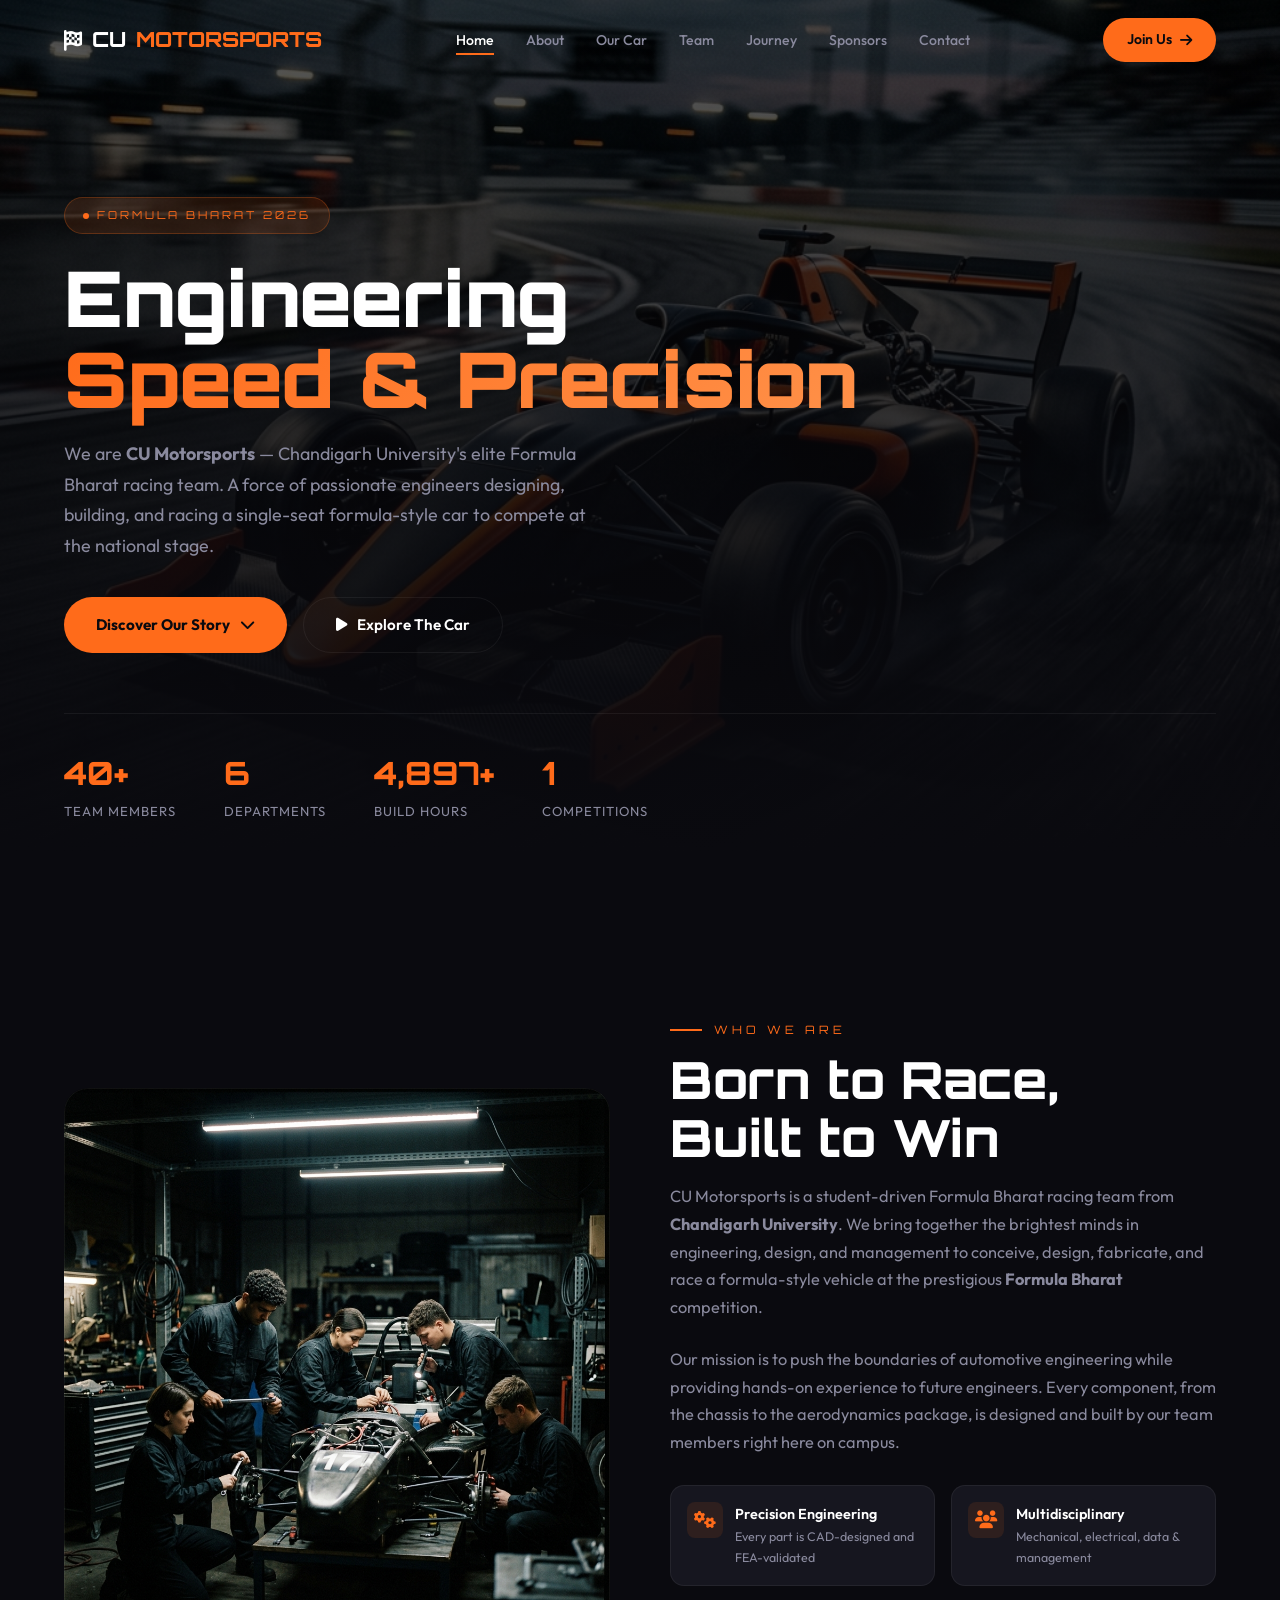
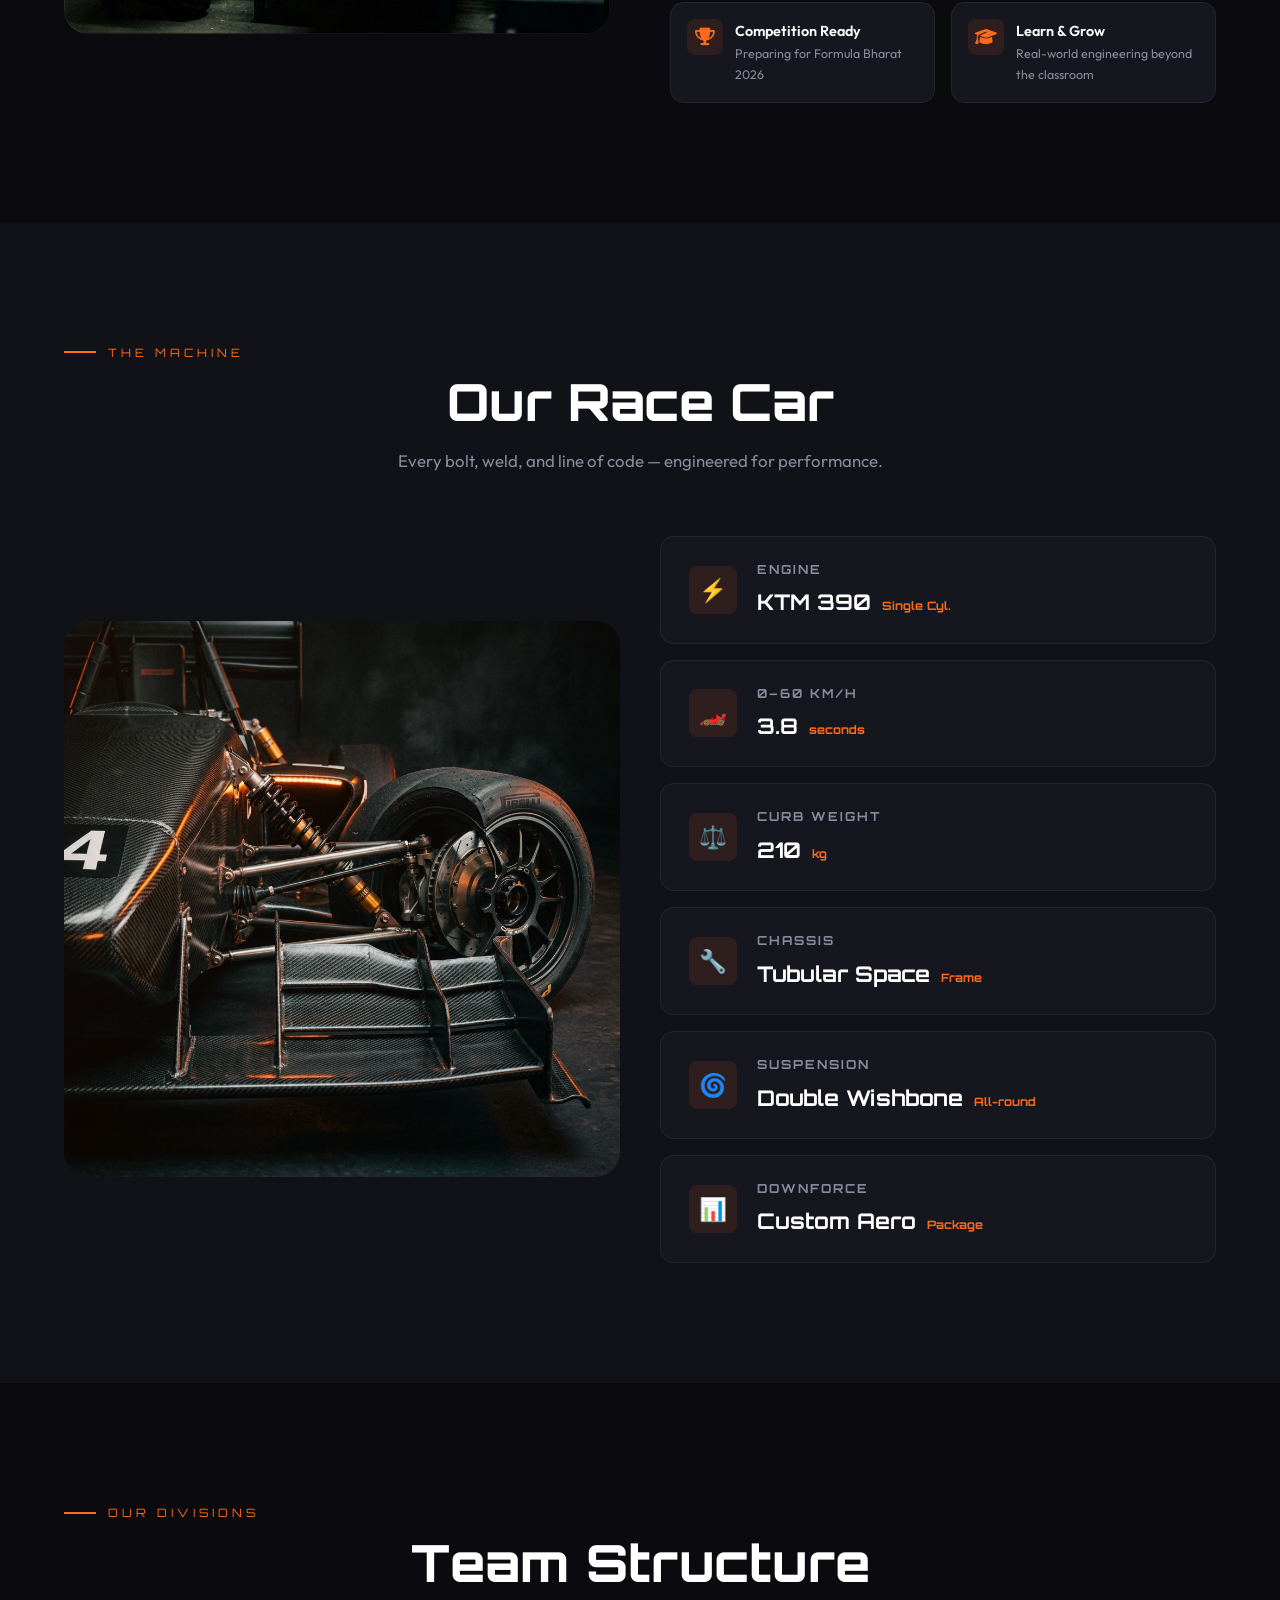
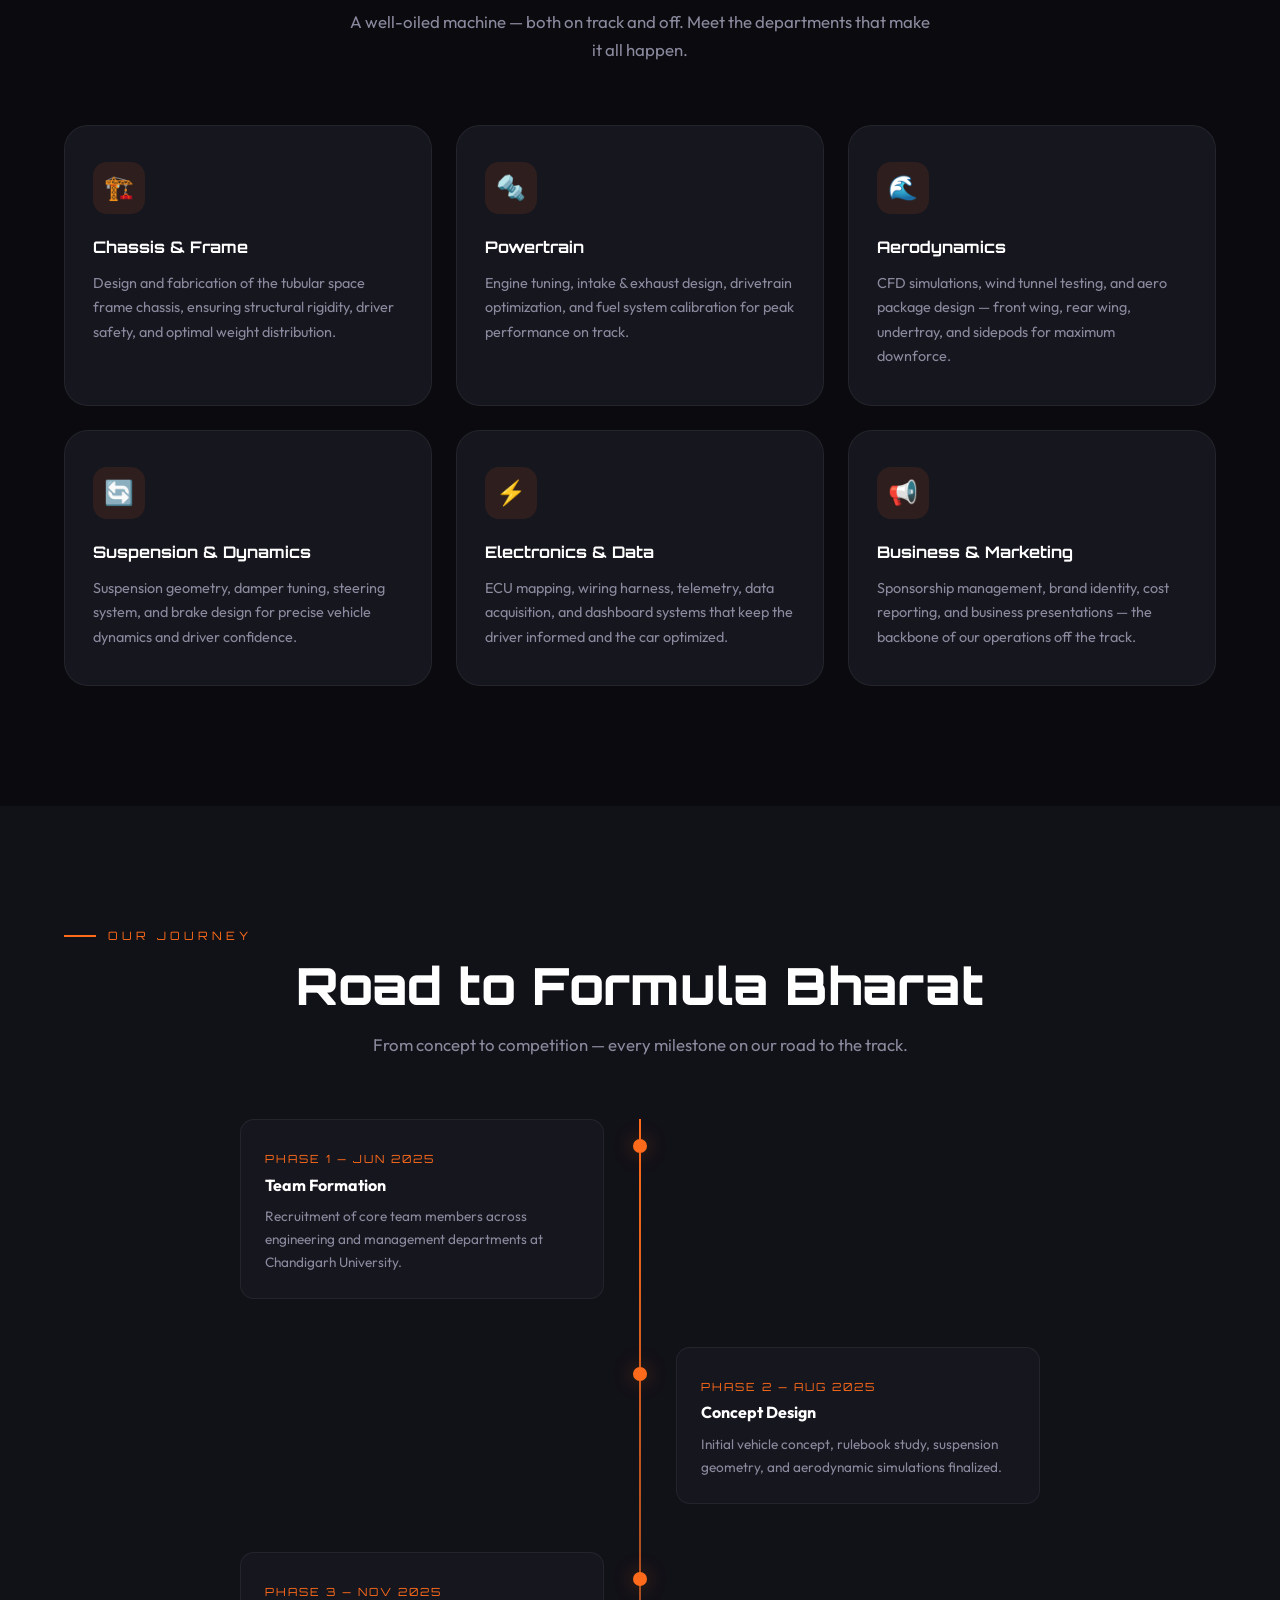
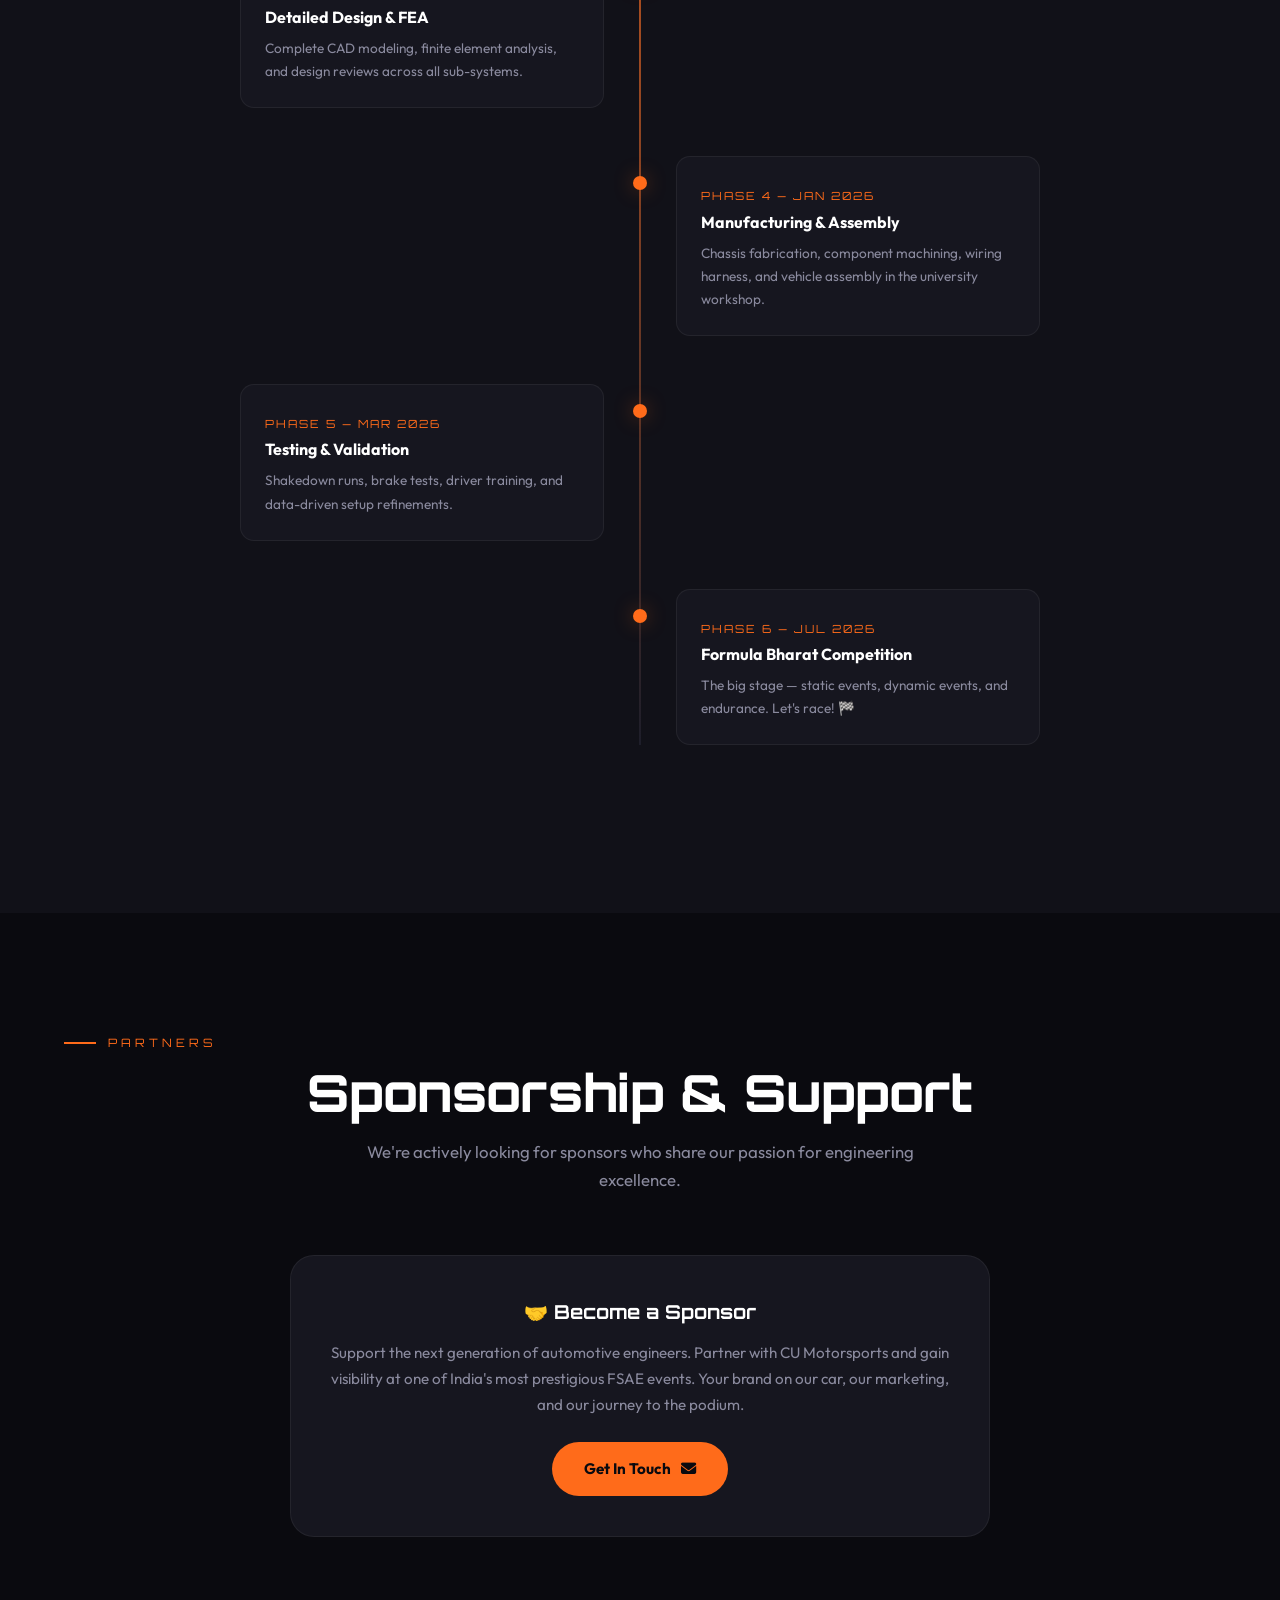
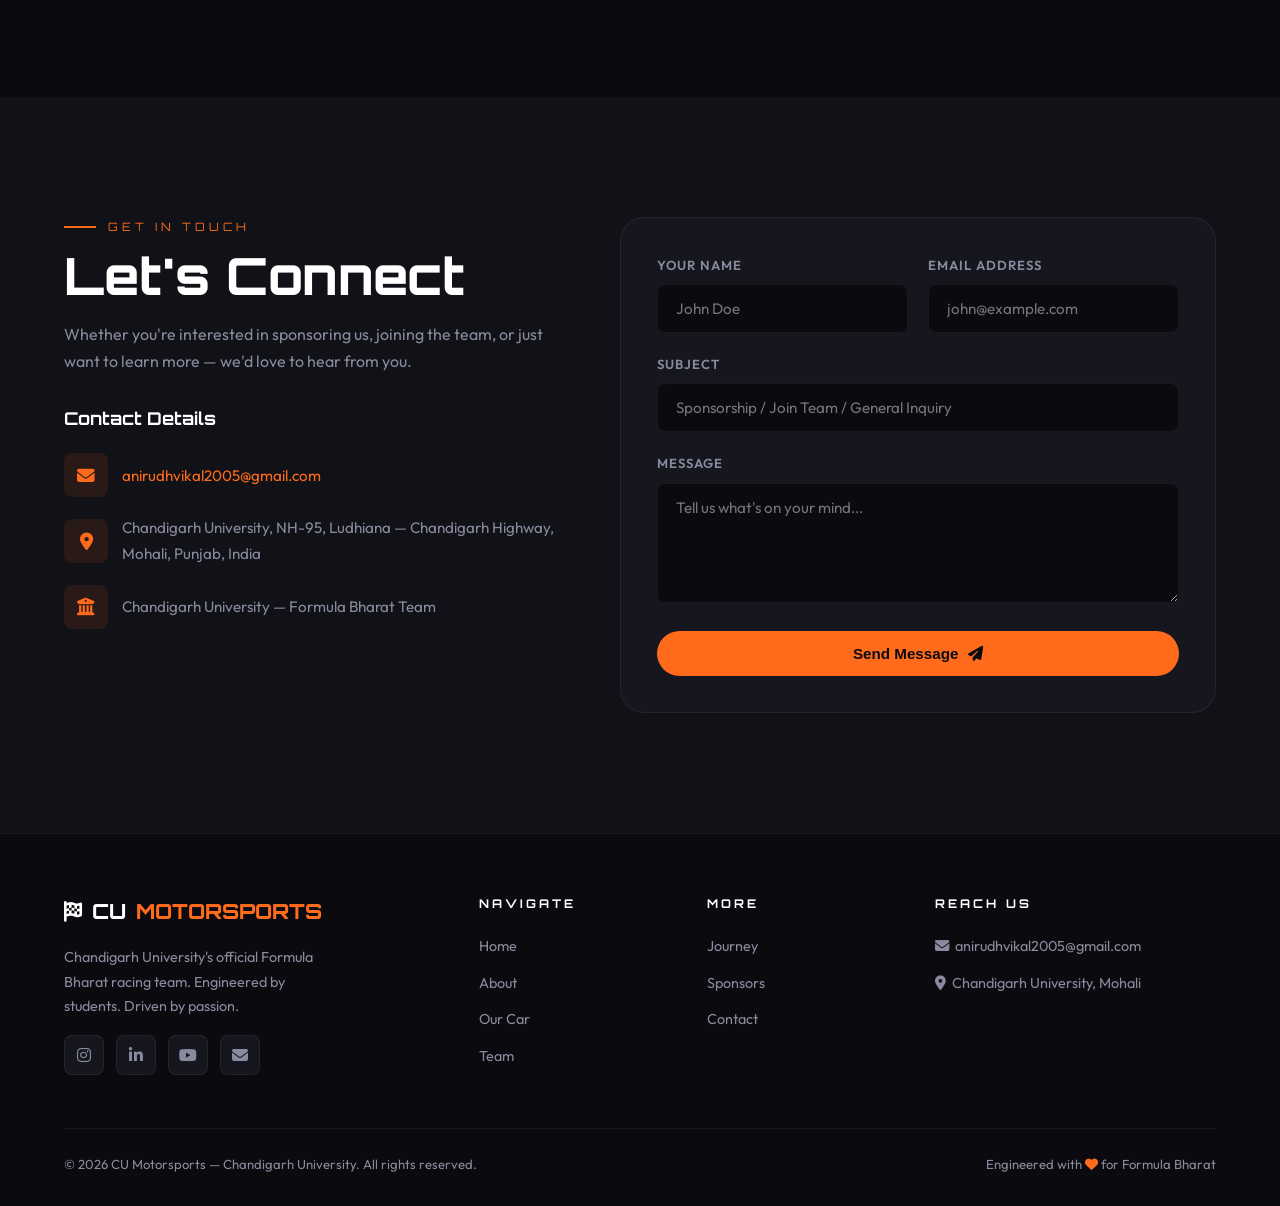
<file: .build_backup/index.html>
<!DOCTYPE html>
<html lang="en">
<head>
  <meta charset="UTF-8">
  <meta name="viewport" content="width=device-width, initial-scale=1.0">
  <title>CU Motorsports — Formula Bharat Team | Chandigarh University</title>
  <meta name="description" content="CU Motorsports is Chandigarh University's premier Formula Bharat racing team. Engineering excellence, innovation, and speed — built by students.">
  <meta name="keywords" content="CU Motorsports, Formula Bharat, Chandigarh University, Formula SAE, Racing Team, FSAE India">
  <link rel="stylesheet" href="style.css">
  <link rel="stylesheet" href="https://cdnjs.cloudflare.com/ajax/libs/font-awesome/6.5.1/css/all.min.css">
</head>
<body>

  <!-- Preloader -->
  <div id="preloader">
    <div class="preloader-ring"></div>
    <div class="preloader-text">CU Motorsports</div>
  </div>

  <!-- Particle Background -->
  <canvas id="particles-canvas"></canvas>

  <!-- ===== NAVBAR ===== -->
  <nav class="navbar" id="navbar">
    <div class="container">
      <a href="#" class="nav-logo">
        <i class="fas fa-flag-checkered"></i>
        CU <span class="accent">MOTORSPORTS</span>
      </a>
      <ul class="nav-links" id="navLinks">
        <li><a href="#hero" class="active">Home</a></li>
        <li><a href="#about">About</a></li>
        <li><a href="#specs">Our Car</a></li>
        <li><a href="#departments">Team</a></li>
        <li><a href="#timeline">Journey</a></li>
        <li><a href="#sponsors">Sponsors</a></li>
        <li><a href="#contact">Contact</a></li>
      </ul>
      <a href="#contact" class="nav-cta">
        Join Us <i class="fas fa-arrow-right"></i>
      </a>
      <div class="hamburger" id="hamburger">
        <span></span><span></span><span></span>
      </div>
    </div>
  </nav>

  <!-- ===== HERO ===== -->
  <section class="hero" id="hero">
    <div class="hero-bg">
      <img src="assets/hero_racecar.png" alt="CU Motorsports Formula Bharat Race Car">
    </div>
    <div class="container hero-content">
      <div class="hero-badge">
        <span class="dot"></span>
        Formula Bharat 2026
      </div>
      <h1>
        Engineering<br>
        <span class="highlight">Speed & Precision</span>
      </h1>
      <p class="hero-desc">
        We are <strong>CU Motorsports</strong> — Chandigarh University's elite Formula Bharat racing team. 
        A force of passionate engineers designing, building, and racing a single-seat formula-style car 
        to compete at the national stage.
      </p>
      <div class="hero-actions">
        <a href="#about" class="btn-primary">
          Discover Our Story <i class="fas fa-chevron-down"></i>
        </a>
        <a href="#specs" class="btn-outline">
          <i class="fas fa-play"></i> Explore The Car
        </a>
      </div>
      <div class="hero-stats">
        <div class="hero-stat">
          <h3 id="stat-members">0</h3>
          <p>Team Members</p>
        </div>
        <div class="hero-stat">
          <h3 id="stat-departments">0</h3>
          <p>Departments</p>
        </div>
        <div class="hero-stat">
          <h3 id="stat-hours">0</h3>
          <p>Build Hours</p>
        </div>
        <div class="hero-stat">
          <h3 id="stat-events">0</h3>
          <p>Competitions</p>
        </div>
      </div>
    </div>
  </section>

  <!-- ===== ABOUT ===== -->
  <section class="about" id="about">
    <div class="container">
      <div class="about-grid">
        <div class="about-image reveal">
          <img src="assets/team_garage.png" alt="CU Motorsports Team at Work">
        </div>
        <div class="about-text reveal">
          <span class="section-tag">Who We Are</span>
          <h2 class="section-title">Born to Race,<br>Built to Win</h2>
          <p>
            CU Motorsports is a student-driven Formula Bharat racing team from 
            <strong>Chandigarh University</strong>. We bring together the brightest minds in 
            engineering, design, and management to conceive, design, fabricate, and race a 
            formula-style vehicle at the prestigious <strong>Formula Bharat</strong> competition.
          </p>
          <p>
            Our mission is to push the boundaries of automotive engineering while providing 
            hands-on experience to future engineers. Every component, from the chassis to the 
            aerodynamics package, is designed and built by our team members right here on campus.
          </p>
          <div class="about-highlights">
            <div class="highlight-item">
              <div class="highlight-icon"><i class="fas fa-cogs"></i></div>
              <div>
                <h4>Precision Engineering</h4>
                <p>Every part is CAD-designed and FEA-validated</p>
              </div>
            </div>
            <div class="highlight-item">
              <div class="highlight-icon"><i class="fas fa-users"></i></div>
              <div>
                <h4>Multidisciplinary</h4>
                <p>Mechanical, electrical, data & management</p>
              </div>
            </div>
            <div class="highlight-item">
              <div class="highlight-icon"><i class="fas fa-trophy"></i></div>
              <div>
                <h4>Competition Ready</h4>
                <p>Preparing for Formula Bharat 2026</p>
              </div>
            </div>
            <div class="highlight-item">
              <div class="highlight-icon"><i class="fas fa-graduation-cap"></i></div>
              <div>
                <h4>Learn & Grow</h4>
                <p>Real-world engineering beyond the classroom</p>
              </div>
            </div>
          </div>
        </div>
      </div>
    </div>
  </section>

  <!-- ===== CAR SPECS ===== -->
  <section class="specs" id="specs">
    <div class="container">
      <div class="specs-header reveal">
        <span class="section-tag">The Machine</span>
        <h2 class="section-title">Our Race Car</h2>
        <p class="section-subtitle">
          Every bolt, weld, and line of code — engineered for performance.
        </p>
      </div>
      <div class="specs-showcase">
        <div class="specs-image reveal">
          <img src="assets/car_detail.png" alt="CU Motorsports Car — Engineering Detail">
        </div>
        <div class="specs-list reveal">
          <div class="spec-card">
            <div class="spec-icon">⚡</div>
            <div>
              <h4>Engine</h4>
              <p class="spec-value">KTM 390 <span class="unit">Single Cyl.</span></p>
            </div>
          </div>
          <div class="spec-card">
            <div class="spec-icon">🏎️</div>
            <div>
              <h4>0–60 KM/H</h4>
              <p class="spec-value">3.8 <span class="unit">seconds</span></p>
            </div>
          </div>
          <div class="spec-card">
            <div class="spec-icon">⚖️</div>
            <div>
              <h4>Curb Weight</h4>
              <p class="spec-value">210 <span class="unit">kg</span></p>
            </div>
          </div>
          <div class="spec-card">
            <div class="spec-icon">🔧</div>
            <div>
              <h4>Chassis</h4>
              <p class="spec-value">Tubular Space <span class="unit">Frame</span></p>
            </div>
          </div>
          <div class="spec-card">
            <div class="spec-icon">🌀</div>
            <div>
              <h4>Suspension</h4>
              <p class="spec-value">Double Wishbone <span class="unit">All-round</span></p>
            </div>
          </div>
          <div class="spec-card">
            <div class="spec-icon">📊</div>
            <div>
              <h4>Downforce</h4>
              <p class="spec-value">Custom Aero <span class="unit">Package</span></p>
            </div>
          </div>
        </div>
      </div>
    </div>
  </section>

  <!-- ===== DEPARTMENTS ===== -->
  <section class="departments" id="departments">
    <div class="container">
      <div class="departments-header reveal">
        <span class="section-tag">Our Divisions</span>
        <h2 class="section-title">Team Structure</h2>
        <p class="section-subtitle">
          A well-oiled machine — both on track and off. Meet the departments that make it all happen.
        </p>
      </div>
      <div class="dept-grid">
        <div class="dept-card reveal">
          <div class="dept-icon">🏗️</div>
          <h3>Chassis & Frame</h3>
          <p>Design and fabrication of the tubular space frame chassis, ensuring structural rigidity, driver safety, and optimal weight distribution.</p>
        </div>
        <div class="dept-card reveal">
          <div class="dept-icon">🔩</div>
          <h3>Powertrain</h3>
          <p>Engine tuning, intake & exhaust design, drivetrain optimization, and fuel system calibration for peak performance on track.</p>
        </div>
        <div class="dept-card reveal">
          <div class="dept-icon">🌊</div>
          <h3>Aerodynamics</h3>
          <p>CFD simulations, wind tunnel testing, and aero package design — front wing, rear wing, undertray, and sidepods for maximum downforce.</p>
        </div>
        <div class="dept-card reveal">
          <div class="dept-icon">🔄</div>
          <h3>Suspension & Dynamics</h3>
          <p>Suspension geometry, damper tuning, steering system, and brake design for precise vehicle dynamics and driver confidence.</p>
        </div>
        <div class="dept-card reveal">
          <div class="dept-icon">⚡</div>
          <h3>Electronics & Data</h3>
          <p>ECU mapping, wiring harness, telemetry, data acquisition, and dashboard systems that keep the driver informed and the car optimized.</p>
        </div>
        <div class="dept-card reveal">
          <div class="dept-icon">📢</div>
          <h3>Business & Marketing</h3>
          <p>Sponsorship management, brand identity, cost reporting, and business presentations — the backbone of our operations off the track.</p>
        </div>
      </div>
    </div>
  </section>

  <!-- ===== TIMELINE ===== -->
  <section class="timeline-section" id="timeline">
    <div class="container">
      <div class="timeline-header reveal">
        <span class="section-tag">Our Journey</span>
        <h2 class="section-title">Road to Formula Bharat</h2>
        <p class="section-subtitle">
          From concept to competition — every milestone on our road to the track.
        </p>
      </div>
      <div class="timeline">
        <div class="timeline-item reveal">
          <div class="timeline-dot"></div>
          <div class="timeline-content">
            <span class="timeline-date">Phase 1 — Jun 2025</span>
            <h4>Team Formation</h4>
            <p>Recruitment of core team members across engineering and management departments at Chandigarh University.</p>
          </div>
        </div>
        <div class="timeline-item reveal">
          <div class="timeline-dot"></div>
          <div class="timeline-content">
            <span class="timeline-date">Phase 2 — Aug 2025</span>
            <h4>Concept Design</h4>
            <p>Initial vehicle concept, rulebook study, suspension geometry, and aerodynamic simulations finalized.</p>
          </div>
        </div>
        <div class="timeline-item reveal">
          <div class="timeline-dot"></div>
          <div class="timeline-content">
            <span class="timeline-date">Phase 3 — Nov 2025</span>
            <h4>Detailed Design & FEA</h4>
            <p>Complete CAD modeling, finite element analysis, and design reviews across all sub-systems.</p>
          </div>
        </div>
        <div class="timeline-item reveal">
          <div class="timeline-dot"></div>
          <div class="timeline-content">
            <span class="timeline-date">Phase 4 — Jan 2026</span>
            <h4>Manufacturing & Assembly</h4>
            <p>Chassis fabrication, component machining, wiring harness, and vehicle assembly in the university workshop.</p>
          </div>
        </div>
        <div class="timeline-item reveal">
          <div class="timeline-dot"></div>
          <div class="timeline-content">
            <span class="timeline-date">Phase 5 — Mar 2026</span>
            <h4>Testing & Validation</h4>
            <p>Shakedown runs, brake tests, driver training, and data-driven setup refinements.</p>
          </div>
        </div>
        <div class="timeline-item reveal">
          <div class="timeline-dot"></div>
          <div class="timeline-content">
            <span class="timeline-date">Phase 6 — Jul 2026</span>
            <h4>Formula Bharat Competition</h4>
            <p>The big stage — static events, dynamic events, and endurance. Let's race! 🏁</p>
          </div>
        </div>
      </div>
    </div>
  </section>

  <!-- ===== SPONSORS ===== -->
  <section class="sponsors" id="sponsors">
    <div class="container">
      <div class="sponsors-header reveal">
        <span class="section-tag">Partners</span>
        <h2 class="section-title">Sponsorship & Support</h2>
        <p class="section-subtitle">
          We're actively looking for sponsors who share our passion for engineering excellence.
        </p>
      </div>
      <div class="sponsors-message reveal">
        <h3>🤝 Become a Sponsor</h3>
        <p>
          Support the next generation of automotive engineers. Partner with CU Motorsports and 
          gain visibility at one of India's most prestigious FSAE events. Your brand on our car, 
          our marketing, and our journey to the podium.
        </p>
        <a href="mailto:anirudhvikal2005@gmail.com?subject=Sponsorship Inquiry — CU Motorsports" class="btn-primary">
          Get In Touch <i class="fas fa-envelope"></i>
        </a>
      </div>
    </div>
  </section>

  <!-- ===== CONTACT ===== -->
  <section class="contact" id="contact">
    <div class="container">
      <div class="contact-grid">
        <div class="contact-info reveal">
          <span class="section-tag">Get In Touch</span>
          <h2 class="section-title">Let's Connect</h2>
          <p>
            Whether you're interested in sponsoring us, joining the team, or just want to 
            learn more — we'd love to hear from you.
          </p>
          <h3>Contact Details</h3>
          <div class="contact-detail">
            <div class="contact-detail-icon"><i class="fas fa-envelope"></i></div>
            <span><a href="mailto:anirudhvikal2005@gmail.com">anirudhvikal2005@gmail.com</a></span>
          </div>
          <div class="contact-detail">
            <div class="contact-detail-icon"><i class="fas fa-map-marker-alt"></i></div>
            <span>Chandigarh University, NH-95, Ludhiana — Chandigarh Highway, Mohali, Punjab, India</span>
          </div>
          <div class="contact-detail">
            <div class="contact-detail-icon"><i class="fas fa-university"></i></div>
            <span>Chandigarh University — Formula Bharat Team</span>
          </div>
        </div>
        <form class="contact-form reveal" id="contactForm" onsubmit="handleSubmit(event)">
          <div class="form-row">
            <div class="form-group">
              <label for="name">Your Name</label>
              <input type="text" id="name" placeholder="John Doe" required>
            </div>
            <div class="form-group">
              <label for="email">Email Address</label>
              <input type="email" id="email" placeholder="john@example.com" required>
            </div>
          </div>
          <div class="form-group">
            <label for="subject">Subject</label>
            <input type="text" id="subject" placeholder="Sponsorship / Join Team / General Inquiry">
          </div>
          <div class="form-group">
            <label for="message">Message</label>
            <textarea id="message" placeholder="Tell us what's on your mind..." required></textarea>
          </div>
          <button type="submit" class="btn-primary" id="submitBtn" style="width:100%; justify-content:center;">
            Send Message <i class="fas fa-paper-plane"></i>
          </button>
        </form>
      </div>
    </div>
  </section>

  <!-- ===== FOOTER ===== -->
  <footer class="footer">
    <div class="container">
      <div class="footer-grid">
        <div class="footer-brand">
          <a href="#" class="nav-logo">
            <i class="fas fa-flag-checkered"></i>
            CU <span class="accent">MOTORSPORTS</span>
          </a>
          <p>
            Chandigarh University's official Formula Bharat racing team. 
            Engineered by students. Driven by passion.
          </p>
          <div class="footer-social">
            <a href="#" aria-label="Instagram"><i class="fab fa-instagram"></i></a>
            <a href="#" aria-label="LinkedIn"><i class="fab fa-linkedin-in"></i></a>
            <a href="#" aria-label="YouTube"><i class="fab fa-youtube"></i></a>
            <a href="mailto:anirudhvikal2005@gmail.com" aria-label="Email"><i class="fas fa-envelope"></i></a>
          </div>
        </div>
        <div class="footer-col">
          <h4>Navigate</h4>
          <a href="#hero">Home</a>
          <a href="#about">About</a>
          <a href="#specs">Our Car</a>
          <a href="#departments">Team</a>
        </div>
        <div class="footer-col">
          <h4>More</h4>
          <a href="#timeline">Journey</a>
          <a href="#sponsors">Sponsors</a>
          <a href="#contact">Contact</a>
        </div>
        <div class="footer-col">
          <h4>Reach Us</h4>
          <a href="mailto:anirudhvikal2005@gmail.com">
            <i class="fas fa-envelope"></i>&nbsp; anirudhvikal2005@gmail.com
          </a>
          <a href="#">
            <i class="fas fa-map-marker-alt"></i>&nbsp; Chandigarh University, Mohali
          </a>
        </div>
      </div>
      <div class="footer-bottom">
        <span>&copy; 2026 CU Motorsports — Chandigarh University. All rights reserved.</span>
        <span>Engineered with <i class="fas fa-heart" style="color:var(--clr-accent);"></i> for Formula Bharat</span>
      </div>
    </div>
  </footer>

  <script src="script.js"></script>
</body>
</html>
</file>
<file: .build_backup/style.css>
/* ===== CU Motorsports — Design System ===== */
@import url('https://fonts.googleapis.com/css2?family=Outfit:wght@300;400;500;600;700;800;900&family=Orbitron:wght@400;500;600;700;800;900&display=swap');

/* ---- CSS Custom Properties ---- */
:root {
  --clr-bg:        #0a0a0f;
  --clr-bg-alt:    #111118;
  --clr-surface:   #16161f;
  --clr-surface-2: #1e1e2a;
  --clr-border:    rgba(255,255,255,0.06);
  --clr-text:      #e8e8ef;
  --clr-text-dim:  #8a8a9e;
  --clr-accent:    #ff6b1a;
  --clr-accent-2:  #ff9149;
  --clr-accent-glow: rgba(255,107,26,0.35);
  --clr-white:     #ffffff;
  --ff-heading:    'Orbitron', sans-serif;
  --ff-body:       'Outfit', sans-serif;
  --radius-sm:     8px;
  --radius-md:     14px;
  --radius-lg:     24px;
  --radius-full:   999px;
  --transition:    0.35s cubic-bezier(.4,0,.2,1);
}

/* ---- Reset ---- */
*, *::before, *::after { margin:0; padding:0; box-sizing:border-box; }
html { scroll-behavior: smooth; scroll-padding-top: 80px; }
body {
  font-family: var(--ff-body);
  background: var(--clr-bg);
  color: var(--clr-text);
  line-height: 1.7;
  overflow-x: hidden;
  -webkit-font-smoothing: antialiased;
}
a { color: inherit; text-decoration: none; }
img { display: block; max-width: 100%; }
ul { list-style: none; }

/* ---- Utility ---- */
.container { width: min(1240px, 90%); margin-inline: auto; }
.section-tag {
  font-family: var(--ff-heading);
  font-size: .72rem;
  letter-spacing: 4px;
  text-transform: uppercase;
  color: var(--clr-accent);
  display: flex;
  align-items: center;
  gap: 12px;
  margin-bottom: 10px;
}
.section-tag::before {
  content: '';
  width: 32px;
  height: 2px;
  background: var(--clr-accent);
}
.section-title {
  font-family: var(--ff-heading);
  font-size: clamp(1.8rem, 4vw, 3.2rem);
  font-weight: 800;
  line-height: 1.15;
  color: var(--clr-white);
  margin-bottom: 16px;
}
.section-subtitle {
  font-size: 1.05rem;
  color: var(--clr-text-dim);
  max-width: 580px;
}

/* ---- Scroll Reveal ---- */
.reveal {
  opacity: 0;
  transform: translateY(50px);
  transition: opacity 0.8s ease, transform 0.8s ease;
}
.reveal.active {
  opacity: 1;
  transform: translateY(0);
}

/* ===== PRELOADER ===== */
#preloader {
  position: fixed; inset:0; z-index: 10000;
  background: var(--clr-bg);
  display: flex; flex-direction: column;
  align-items: center; justify-content: center;
  transition: opacity .6s ease;
}
#preloader.hide { opacity:0; pointer-events:none; }
.preloader-ring {
  width: 64px; height: 64px;
  border: 3px solid var(--clr-surface-2);
  border-top-color: var(--clr-accent);
  border-radius: 50%;
  animation: spin 0.9s linear infinite;
}
@keyframes spin { to { transform: rotate(360deg); } }
.preloader-text {
  font-family: var(--ff-heading);
  font-size: .8rem;
  letter-spacing: 6px;
  color: var(--clr-accent);
  margin-top: 24px;
}

/* ===== NAVBAR ===== */
.navbar {
  position: fixed; top:0; left:0; width:100%; z-index:1000;
  padding: 18px 0;
  transition: background var(--transition), padding var(--transition), box-shadow var(--transition);
}
.navbar.scrolled {
  background: rgba(10,10,15,0.85);
  backdrop-filter: blur(20px);
  padding: 12px 0;
  box-shadow: 0 1px 30px rgba(0,0,0,0.5);
}
.navbar .container {
  display: flex; align-items: center; justify-content: space-between;
}
.nav-logo {
  font-family: var(--ff-heading);
  font-weight: 800;
  font-size: 1.3rem;
  color: var(--clr-white);
  display: flex; align-items: center; gap: 10px;
}
.nav-logo .accent { color: var(--clr-accent); }
.nav-links { display:flex; gap: 32px; }
.nav-links a {
  font-size: .88rem;
  font-weight: 500;
  color: var(--clr-text-dim);
  position: relative;
  transition: color var(--transition);
}
.nav-links a:hover, .nav-links a.active { color: var(--clr-white); }
.nav-links a::after {
  content:'';
  position: absolute; bottom:-6px; left:0;
  width:0; height:2px;
  background: var(--clr-accent);
  transition: width var(--transition);
}
.nav-links a:hover::after, .nav-links a.active::after { width:100%; }
.nav-cta {
  display: inline-flex; align-items: center; gap: 8px;
  padding: 10px 24px;
  background: var(--clr-accent);
  color: var(--clr-bg);
  font-weight: 600;
  font-size: .88rem;
  border-radius: var(--radius-full);
  transition: transform var(--transition), box-shadow var(--transition);
}
.nav-cta:hover {
  transform: translateY(-2px);
  box-shadow: 0 6px 28px var(--clr-accent-glow);
}

/* Hamburger */
.hamburger { display:none; flex-direction:column; gap:5px; cursor:pointer; z-index:1001; }
.hamburger span {
  width:26px; height:2px; background:var(--clr-white);
  transition: var(--transition);
}
.hamburger.open span:nth-child(1){ transform:rotate(45deg) translate(5px,5px); }
.hamburger.open span:nth-child(2){ opacity:0; }
.hamburger.open span:nth-child(3){ transform:rotate(-45deg) translate(5px,-5px); }

/* ===== HERO ===== */
.hero {
  position: relative;
  min-height: 100vh;
  display: flex; align-items: center;
  overflow: hidden;
}
.hero-bg {
  position: absolute; inset:0; z-index:0;
}
.hero-bg img {
  width:100%; height:100%; object-fit:cover;
  filter: brightness(0.35);
}
.hero-bg::after {
  content:'';
  position:absolute; inset:0;
  background: linear-gradient(180deg, transparent 0%, var(--clr-bg) 95%);
}
.hero-content {
  position: relative; z-index:2;
  padding-top: 120px;
}
.hero-badge {
  display: inline-flex; align-items: center; gap:8px;
  padding: 8px 18px;
  background: rgba(255,107,26,0.12);
  border: 1px solid rgba(255,107,26,0.25);
  border-radius: var(--radius-full);
  font-family: var(--ff-heading);
  font-size: .68rem;
  letter-spacing: 3px;
  color: var(--clr-accent);
  margin-bottom: 24px;
  text-transform: uppercase;
}
.hero-badge .dot {
  width:6px; height:6px; border-radius:50%;
  background: var(--clr-accent);
  animation: pulse-dot 1.4s infinite;
}
@keyframes pulse-dot {
  0%,100%{ opacity:1; transform:scale(1); }
  50%{ opacity:.4; transform:scale(1.6); }
}
.hero h1 {
  font-family: var(--ff-heading);
  font-size: clamp(2.6rem, 6vw, 5.5rem);
  font-weight: 900;
  line-height: 1.05;
  color: var(--clr-white);
  margin-bottom: 20px;
}
.hero h1 .highlight {
  background: linear-gradient(135deg, var(--clr-accent), var(--clr-accent-2));
  -webkit-background-clip: text;
  -webkit-text-fill-color: transparent;
  background-clip: text;
}
.hero-desc {
  font-size: 1.12rem;
  color: var(--clr-text-dim);
  max-width: 540px;
  margin-bottom: 36px;
}
.hero-actions { display:flex; gap:16px; flex-wrap:wrap; }
.btn-primary {
  display: inline-flex; align-items: center; gap:10px;
  padding: 14px 32px;
  background: var(--clr-accent);
  color: var(--clr-bg);
  font-weight: 700;
  font-size: .95rem;
  border-radius: var(--radius-full);
  border: none; cursor: pointer;
  transition: transform var(--transition), box-shadow var(--transition);
}
.btn-primary:hover {
  transform: translateY(-3px);
  box-shadow: 0 8px 36px var(--clr-accent-glow);
}
.btn-outline {
  display: inline-flex; align-items: center; gap:10px;
  padding: 14px 32px;
  background: transparent;
  color: var(--clr-white);
  font-weight: 600;
  font-size: .95rem;
  border-radius: var(--radius-full);
  border: 1.5px solid var(--clr-border);
  cursor: pointer;
  transition: border-color var(--transition), background var(--transition);
}
.btn-outline:hover {
  border-color: var(--clr-accent);
  background: rgba(255,107,26,0.06);
}

/* Hero stats ticker */
.hero-stats {
  display: flex; gap: 48px;
  margin-top: 60px;
  padding-top: 32px;
  border-top: 1px solid var(--clr-border);
}
.hero-stat h3 {
  font-family: var(--ff-heading);
  font-size: 2rem;
  font-weight: 800;
  color: var(--clr-accent);
}
.hero-stat p {
  font-size: .82rem;
  color: var(--clr-text-dim);
  text-transform: uppercase;
  letter-spacing: 1px;
}

/* ===== ABOUT ===== */
.about { padding: 120px 0; }
.about-grid {
  display: grid;
  grid-template-columns: 1fr 1fr;
  gap: 60px;
  align-items: center;
}
.about-image {
  position: relative;
  border-radius: var(--radius-lg);
  overflow: hidden;
}
.about-image img {
  width:100%; height:auto;
  border-radius: var(--radius-lg);
  transition: transform 0.6s ease;
}
.about-image:hover img { transform: scale(1.04); }
.about-image::after {
  content:'';
  position: absolute; inset:0;
  border-radius: var(--radius-lg);
  border: 1px solid var(--clr-border);
  pointer-events: none;
}
.about-text p {
  color: var(--clr-text-dim);
  margin-bottom: 24px;
  font-size: 1.02rem;
}
.about-highlights {
  display: grid; grid-template-columns: 1fr 1fr; gap:16px;
  margin-top: 28px;
}
.highlight-item {
  display: flex; align-items: flex-start; gap: 12px;
  padding: 16px;
  background: var(--clr-surface);
  border-radius: var(--radius-md);
  border: 1px solid var(--clr-border);
  transition: border-color var(--transition);
}
.highlight-item:hover { border-color: var(--clr-accent); }
.highlight-icon {
  width: 36px; height: 36px; flex-shrink:0;
  display:flex; align-items:center; justify-content:center;
  background: rgba(255,107,26,0.1);
  border-radius: var(--radius-sm);
  color: var(--clr-accent);
  font-size: 1.1rem;
}
.highlight-item h4 {
  font-size: .9rem;
  font-weight: 600;
  color: var(--clr-white);
}
.highlight-item p {
  font-size: .78rem;
  color: var(--clr-text-dim);
  margin-bottom: 0;
}

/* ===== CAR SPECS ===== */
.specs { padding: 120px 0; background: var(--clr-bg-alt); }
.specs-header { text-align: center; margin-bottom: 60px; }
.specs-header .section-subtitle { margin-inline: auto; }
.specs-showcase {
  display: grid;
  grid-template-columns: 1fr 1fr;
  gap: 40px;
  align-items: center;
}
.specs-image {
  border-radius: var(--radius-lg);
  overflow: hidden;
  position: relative;
}
.specs-image img {
  width:100%; border-radius: var(--radius-lg);
}
.specs-image::before {
  content:'';
  position: absolute; inset:0;
  background: linear-gradient(135deg, rgba(255,107,26,0.08), transparent);
  z-index:1; pointer-events:none;
  border-radius: var(--radius-lg);
}
.specs-list { display:flex; flex-direction:column; gap:16px; }
.spec-card {
  padding: 22px 28px;
  background: var(--clr-surface);
  border-radius: var(--radius-md);
  border: 1px solid var(--clr-border);
  display: flex; align-items:center; gap:20px;
  transition: border-color var(--transition), transform var(--transition);
}
.spec-card:hover {
  border-color: var(--clr-accent);
  transform: translateX(6px);
}
.spec-icon {
  width: 48px; height:48px; flex-shrink:0;
  display:flex; align-items:center; justify-content:center;
  background: rgba(255,107,26,0.1);
  border-radius: var(--radius-sm);
  font-size: 1.4rem;
}
.spec-card h4 {
  font-family: var(--ff-heading);
  font-size: .78rem;
  letter-spacing: 2px;
  text-transform: uppercase;
  color: var(--clr-text-dim);
  margin-bottom: 4px;
}
.spec-card .spec-value {
  font-family: var(--ff-heading);
  font-size: 1.35rem;
  font-weight: 700;
  color: var(--clr-white);
}
.spec-card .spec-value .unit {
  font-size: .72rem;
  color: var(--clr-accent);
  margin-left: 4px;
}

/* ===== DEPARTMENTS ===== */
.departments { padding: 120px 0; }
.departments-header { text-align: center; margin-bottom: 60px; }
.departments-header .section-subtitle { margin-inline: auto; }
.dept-grid {
  display: grid;
  grid-template-columns: repeat(auto-fit, minmax(280px,1fr));
  gap: 24px;
}
.dept-card {
  padding: 36px 28px;
  background: var(--clr-surface);
  border-radius: var(--radius-lg);
  border: 1px solid var(--clr-border);
  position: relative;
  overflow: hidden;
  transition: border-color var(--transition), transform var(--transition);
}
.dept-card:hover {
  border-color: var(--clr-accent);
  transform: translateY(-6px);
}
.dept-card::before {
  content:'';
  position:absolute; top:0; left:0;
  width:100%; height:3px;
  background: linear-gradient(90deg, var(--clr-accent), var(--clr-accent-2));
  transform: scaleX(0);
  transform-origin: left;
  transition: transform var(--transition);
}
.dept-card:hover::before { transform: scaleX(1); }
.dept-icon {
  width:52px; height:52px;
  display:flex; align-items:center; justify-content:center;
  background: rgba(255,107,26,0.1);
  border-radius: var(--radius-md);
  font-size: 1.5rem;
  margin-bottom: 20px;
}
.dept-card h3 {
  font-family: var(--ff-heading);
  font-size: 1rem;
  font-weight: 700;
  color: var(--clr-white);
  margin-bottom: 10px;
}
.dept-card p {
  font-size: .9rem;
  color: var(--clr-text-dim);
}

/* ===== TIMELINE ===== */
.timeline-section { padding: 120px 0; background: var(--clr-bg-alt); }
.timeline-header { text-align: center; margin-bottom: 60px; }
.timeline-header .section-subtitle { margin-inline: auto; }
.timeline {
  position: relative;
  max-width: 800px;
  margin-inline: auto;
}
.timeline::before {
  content:'';
  position:absolute; left:50%; top:0; bottom:0;
  width:2px;
  background: linear-gradient(180deg, var(--clr-accent), var(--clr-surface-2));
  transform: translateX(-50%);
}
.timeline-item {
  display:flex;
  margin-bottom: 48px;
  position:relative;
}
.timeline-item:nth-child(odd) { justify-content: flex-start; padding-right: calc(50% + 36px); }
.timeline-item:nth-child(even) { justify-content: flex-end; padding-left: calc(50% + 36px); }
.timeline-dot {
  position:absolute; left:50%; top:20px;
  width:14px; height:14px;
  background: var(--clr-accent);
  border-radius:50%;
  transform: translateX(-50%);
  box-shadow: 0 0 20px var(--clr-accent-glow);
  z-index:2;
}
.timeline-content {
  padding: 24px;
  background: var(--clr-surface);
  border-radius: var(--radius-md);
  border: 1px solid var(--clr-border);
  transition: border-color var(--transition);
}
.timeline-content:hover { border-color: var(--clr-accent); }
.timeline-date {
  font-family: var(--ff-heading);
  font-size: .7rem;
  letter-spacing: 2px;
  color: var(--clr-accent);
  text-transform: uppercase;
  margin-bottom: 8px;
}
.timeline-content h4 {
  font-size: 1rem;
  font-weight: 700;
  color: var(--clr-white);
  margin-bottom: 6px;
}
.timeline-content p {
  font-size: .85rem;
  color: var(--clr-text-dim);
}

/* ===== SPONSORS ===== */
.sponsors { padding: 120px 0; }
.sponsors-header { text-align: center; margin-bottom: 60px; }
.sponsors-header .section-subtitle { margin-inline:auto; }
.sponsors-message {
  text-align: center;
  max-width: 700px;
  margin: 0 auto 40px;
  padding: 40px;
  background: var(--clr-surface);
  border-radius: var(--radius-lg);
  border: 1px solid var(--clr-border);
}
.sponsors-message h3 {
  font-family: var(--ff-heading);
  font-size: 1.2rem;
  color: var(--clr-white);
  margin-bottom: 12px;
}
.sponsors-message p {
  color: var(--clr-text-dim);
  font-size: .95rem;
  margin-bottom: 24px;
}

/* ===== CONTACT ===== */
.contact { padding: 120px 0; background: var(--clr-bg-alt); }
.contact-grid {
  display: grid;
  grid-template-columns: 1fr 1.2fr;
  gap: 60px;
  align-items: start;
}
.contact-info h3 {
  font-family: var(--ff-heading);
  font-size: 1.1rem;
  color: var(--clr-white);
  margin-bottom: 20px;
}
.contact-info p {
  color: var(--clr-text-dim);
  margin-bottom: 28px;
}
.contact-detail {
  display:flex; align-items:center; gap:14px;
  margin-bottom: 18px;
}
.contact-detail-icon {
  width:44px; height:44px;
  display:flex; align-items:center; justify-content:center;
  background: rgba(255,107,26,0.1);
  border-radius: var(--radius-sm);
  color: var(--clr-accent);
  font-size:1.1rem;
  flex-shrink:0;
}
.contact-detail span {
  font-size: .95rem;
  color: var(--clr-text-dim);
}
.contact-detail a {
  color: var(--clr-accent);
  transition: color var(--transition);
}
.contact-detail a:hover { color: var(--clr-accent-2); }

.contact-form {
  padding: 36px;
  background: var(--clr-surface);
  border-radius: var(--radius-lg);
  border: 1px solid var(--clr-border);
}
.form-group { margin-bottom: 20px; }
.form-group label {
  display:block;
  font-size: .82rem;
  font-weight: 600;
  color: var(--clr-text-dim);
  margin-bottom: 8px;
  text-transform: uppercase;
  letter-spacing: 1px;
}
.form-group input,
.form-group textarea {
  width:100%;
  padding: 14px 18px;
  background: var(--clr-bg);
  border: 1px solid var(--clr-border);
  border-radius: var(--radius-sm);
  color: var(--clr-white);
  font-family: var(--ff-body);
  font-size: .95rem;
  outline:none;
  transition: border-color var(--transition);
}
.form-group input:focus,
.form-group textarea:focus {
  border-color: var(--clr-accent);
}
.form-group textarea { min-height: 120px; resize: vertical; }
.form-row { display:grid; grid-template-columns:1fr 1fr; gap:20px; }

/* ===== FOOTER ===== */
.footer {
  padding: 60px 0 30px;
  border-top: 1px solid var(--clr-border);
}
.footer-grid {
  display: grid;
  grid-template-columns: 2fr 1fr 1fr 1.5fr;
  gap: 40px;
  margin-bottom: 48px;
}
.footer-brand .nav-logo { margin-bottom: 16px; }
.footer-brand p {
  font-size: .9rem;
  color: var(--clr-text-dim);
  max-width: 280px;
}
.footer-col h4 {
  font-family: var(--ff-heading);
  font-size: .75rem;
  letter-spacing: 3px;
  text-transform: uppercase;
  color: var(--clr-white);
  margin-bottom: 20px;
}
.footer-col a {
  display:block;
  font-size: .9rem;
  color: var(--clr-text-dim);
  margin-bottom: 12px;
  transition: color var(--transition);
}
.footer-col a:hover { color: var(--clr-accent); }
.footer-social {
  display:flex; gap:12px;
  margin-top: 16px;
}
.footer-social a {
  width:40px; height:40px;
  display:flex; align-items:center; justify-content:center;
  background: var(--clr-surface);
  border-radius: var(--radius-sm);
  border: 1px solid var(--clr-border);
  color: var(--clr-text-dim);
  font-size: 1rem;
  transition: all var(--transition);
  margin-bottom:0;
}
.footer-social a:hover {
  color: var(--clr-accent);
  border-color: var(--clr-accent);
  transform: translateY(-3px);
}
.footer-bottom {
  display:flex; align-items:center; justify-content:space-between;
  padding-top: 24px;
  border-top: 1px solid var(--clr-border);
  font-size: .82rem;
  color: var(--clr-text-dim);
}

/* ===== PARTICLE CANVAS ===== */
#particles-canvas {
  position: fixed;
  inset: 0;
  z-index: -1;
  pointer-events: none;
}

/* ===== SCROLLBAR ===== */
::-webkit-scrollbar { width: 8px; }
::-webkit-scrollbar-track { background: var(--clr-bg); }
::-webkit-scrollbar-thumb {
  background: var(--clr-surface-2);
  border-radius: 4px;
}
::-webkit-scrollbar-thumb:hover { background: var(--clr-accent); }

/* ===== RESPONSIVE ===== */
@media(max-width:1024px){
  .about-grid, .specs-showcase, .contact-grid { grid-template-columns:1fr; }
  .footer-grid { grid-template-columns:1fr 1fr; gap:32px; }
}
@media(max-width:768px){
  .nav-links { 
    position:fixed; top:0; right:-100%; width:75%; height:100vh;
    background: var(--clr-bg-alt);
    flex-direction:column;
    padding: 100px 40px 40px;
    gap:24px;
    transition: right var(--transition);
    box-shadow: -10px 0 40px rgba(0,0,0,0.6);
  }
  .nav-links.open { right:0; }
  .hamburger { display:flex; }
  .nav-cta { display:none; }
  .hero-stats { flex-direction:column; gap:20px; }
  .about-highlights { grid-template-columns:1fr; }
  .timeline::before { left:20px; }
  .timeline-item:nth-child(odd),
  .timeline-item:nth-child(even) {
    padding-left: 52px; padding-right:0;
    justify-content: flex-start;
  }
  .timeline-dot { left:20px; }
  .form-row { grid-template-columns:1fr; }
  .footer-grid { grid-template-columns:1fr; }
  .footer-bottom { flex-direction:column; gap:8px; text-align:center; }
}
</file>
